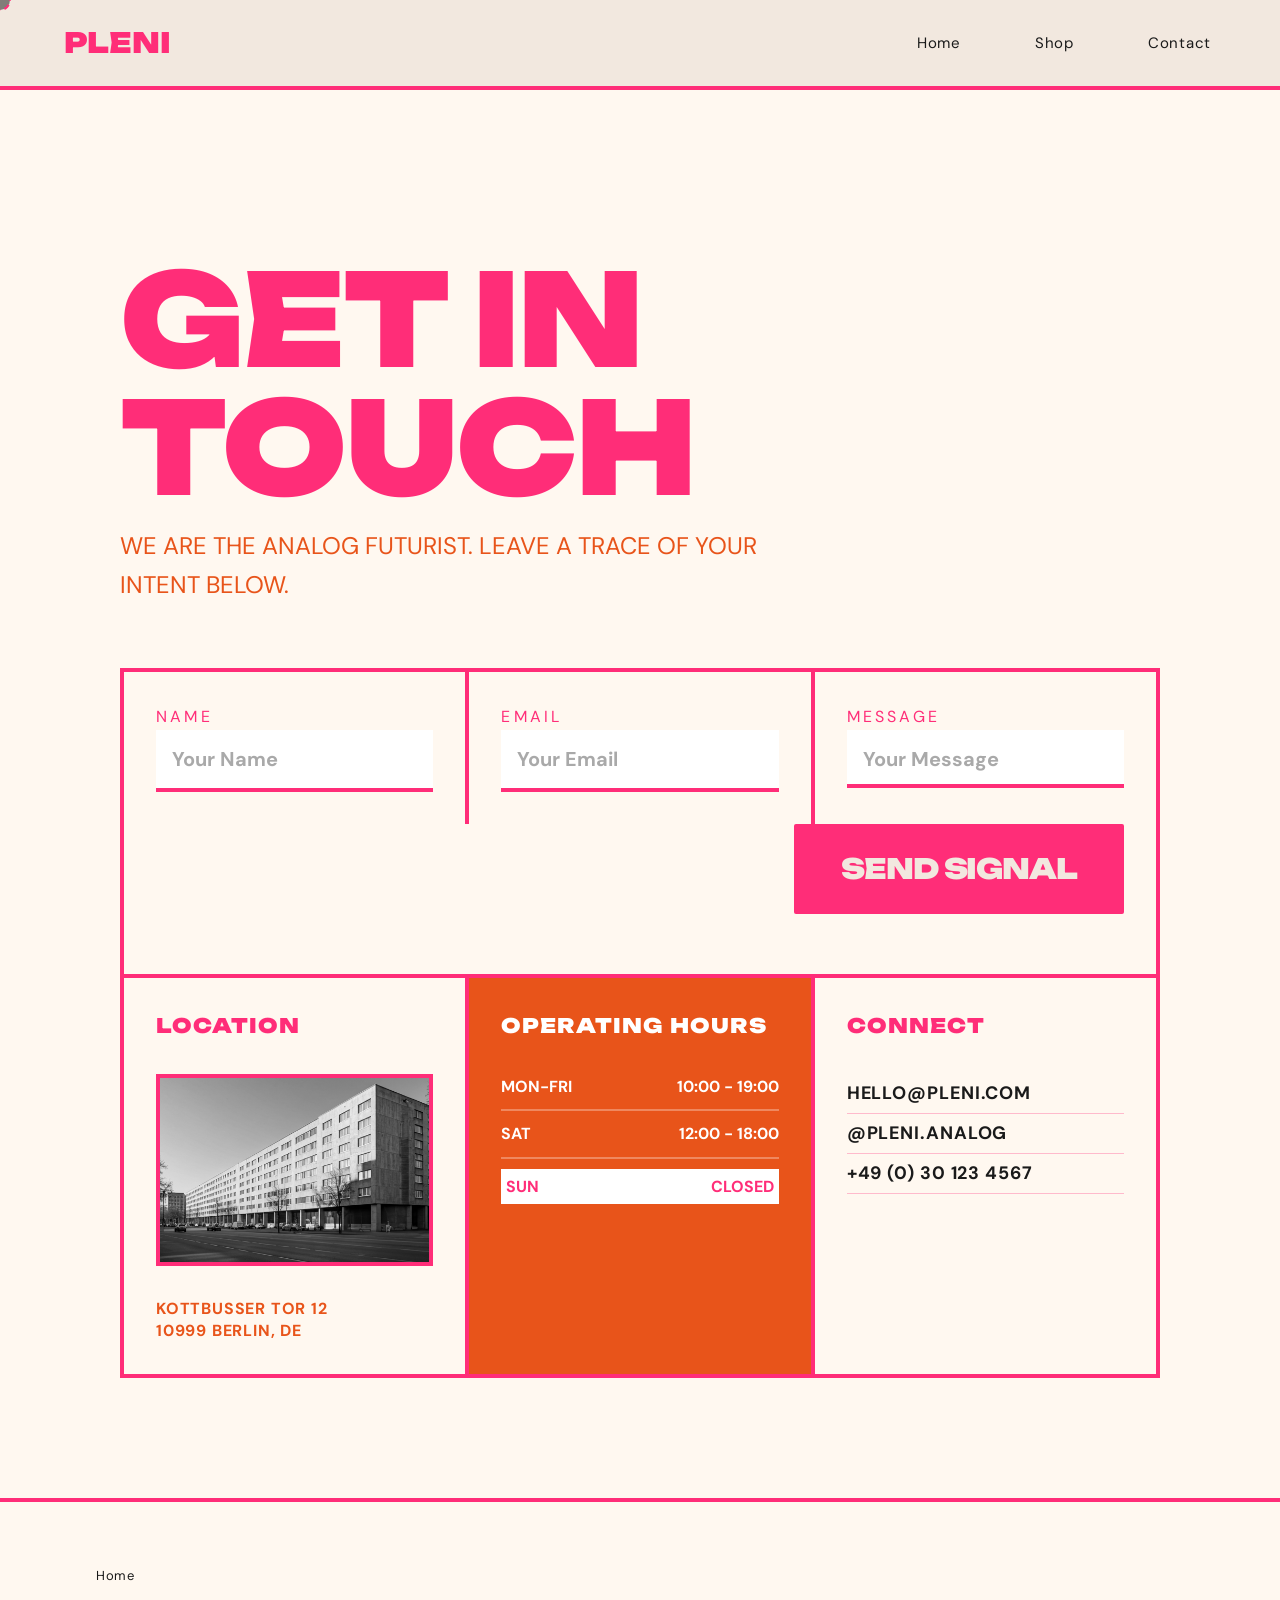
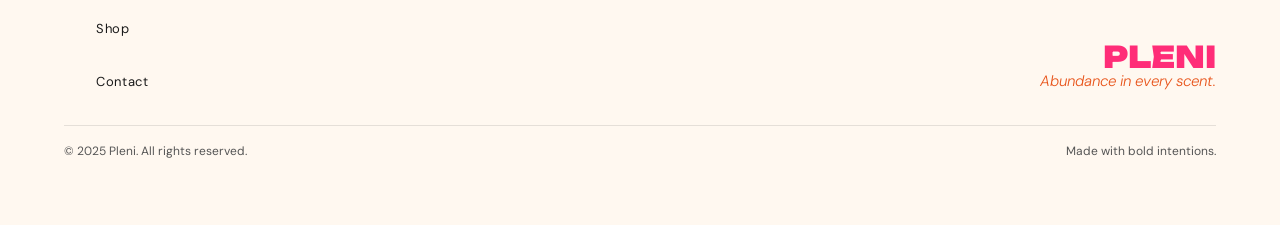
<file: contact.html>
<!DOCTYPE html>
<html lang="en">
<head>
    <meta charset="UTF-8">
    <meta name="viewport" content="width=device-width, initial-scale=1.0">
    <title>Contact Page</title>
    <link rel="stylesheet" href="styles.css">
    <link rel="preconnect" href="https://fonts.googleapis.com">
    <link rel="preconnect" href="https://fonts.gstatic.com" crossorigin>
    <link rel="stylesheet"
        href="https://fonts.googleapis.com/css2?family=Unbounded:wght@400;700;900&family=DM+Sans:wght@300;400;500;800&display=swap"
        media="print"
        onload="this.media='all'">
    <noscript>
        <link rel="stylesheet" href="https://fonts.googleapis.com/css2?family=Unbounded:wght@400;700;900&family=DM+Sans:wght@300;400;500;800&display=swap">
    </noscript>
</head>
<body>
    <nav class="navbar">
        <a href="index.html" class="nav__logo">PLENI</a>

        <ul class="nav__links">
            <li><a href="index.html" class="nav__link">
                    <span class="text-hover">Home</span>
                    <span class="text-original">Home</span>
                </a></li>
            <li><a href="shop.html" class="nav__link">
                    <span class="text-hover">Shop</span>
                    <span class="text-original">Shop</span>
                </a></li>
            <li><a href="contact.html" class="nav__link">
                    <span class="text-hover">Contact</span>
                    <span class="text-original">Contact</span>
                </a></li>
        </ul>
    </nav>

    <div class="cursor"></div>

    <section class="contact-hero-section">
        <div>
            <h1>GET IN <br>TOUCH</h1>
            <p>WE ARE THE ANALOG FUTURIST. LEAVE A TRACE OF YOUR INTENT BELOW.</p>
        </div>
    </section>

    <section class="contact-form-section">
        <form action="index.html">
            <div class="contact-form-input">
                <div>
                    <label for="name">Name</label>                
                    <input type="text" id="name" name="name" placeholder="Your Name" required>
                </div>
                <div>
                    <label for="email">Email</label>
                    <input type="email" id="email" name="email" placeholder="Your Email" required>
                </div>
                <div>
                    <label for="message">Message</label>
                    <textarea id="message" name="message" placeholder="Your Message" required></textarea>
                </div>
            </div>
            <div class="contact-form-button">
                <button type="submit" class="btn btn--primary">SEND SIGNAL</button>
            </div>
        </form>
    </section>
    <section class="contact-info-section">
        <div class="contact-info-container">
            <div class="contact-info-column contact-location">
                <h2>LOCATION</h2>
                <div class="location-image">
                    <img src="/images/contact-pic.png" alt="Pleni Location">
                </div>
                <div class="location-address">
                    <p>KOTTBUSSER TOR 12</p>
                    <p>10999 BERLIN, DE</p>
                </div>
            </div>
            <div class="contact-info-column contact-hours">
                <h2>OPERATING HOURS</h2>
                <div class="hours-content">
                    <div class="hours-row">
                        <span>MON-FRI</span>
                        <span>10:00 - 19:00</span>
                    </div>
                    <div class="hours-row">
                        <span>SAT</span>
                        <span>12:00 - 18:00</span>
                    </div>
                    <div class="hours-row closed">
                        <span>SUN</span>
                        <span>CLOSED</span>
                    </div>
                </div>
            </div>
            <div class="contact-info-column contact-connect">
                <h2>CONNECT</h2>
                <div class="connect-info">
                    <p><strong>HELLO@PLENI.COM</strong></p>
                    <p><strong>@PLENI.ANALOG</strong></p>
                    <p><strong>+49 (0) 30 123 4567</strong></p>
                </div>
            </div>
        </div>
    </section>

    <footer id="footer">
        <div class="footer__inner">
            <div class="footer__links">
                <nav class="footer__nav">
                    <a href="index.html" class="footer__link">Home</a>
                    <a href="shop.html" class="footer__link">Shop</a>
                    <a href="contact.html" class="footer__link">Contact</a>
                </nav>

            </div>
            <div class="footer__logo-block">
                <div class="footer__logo">PLENI</div>
                <p class="footer__tagline">Abundance in every scent.</p>
            </div>
        </div>
        <div class="footer__bottom">
            <p class="footer__copy">© 2025 Pleni. All rights reserved.</p>
            <p class="footer__copy">Made with bold intentions.</p>
        </div>
    </footer>
    <script src="script.js"></script>
</body>
</html>
</file>
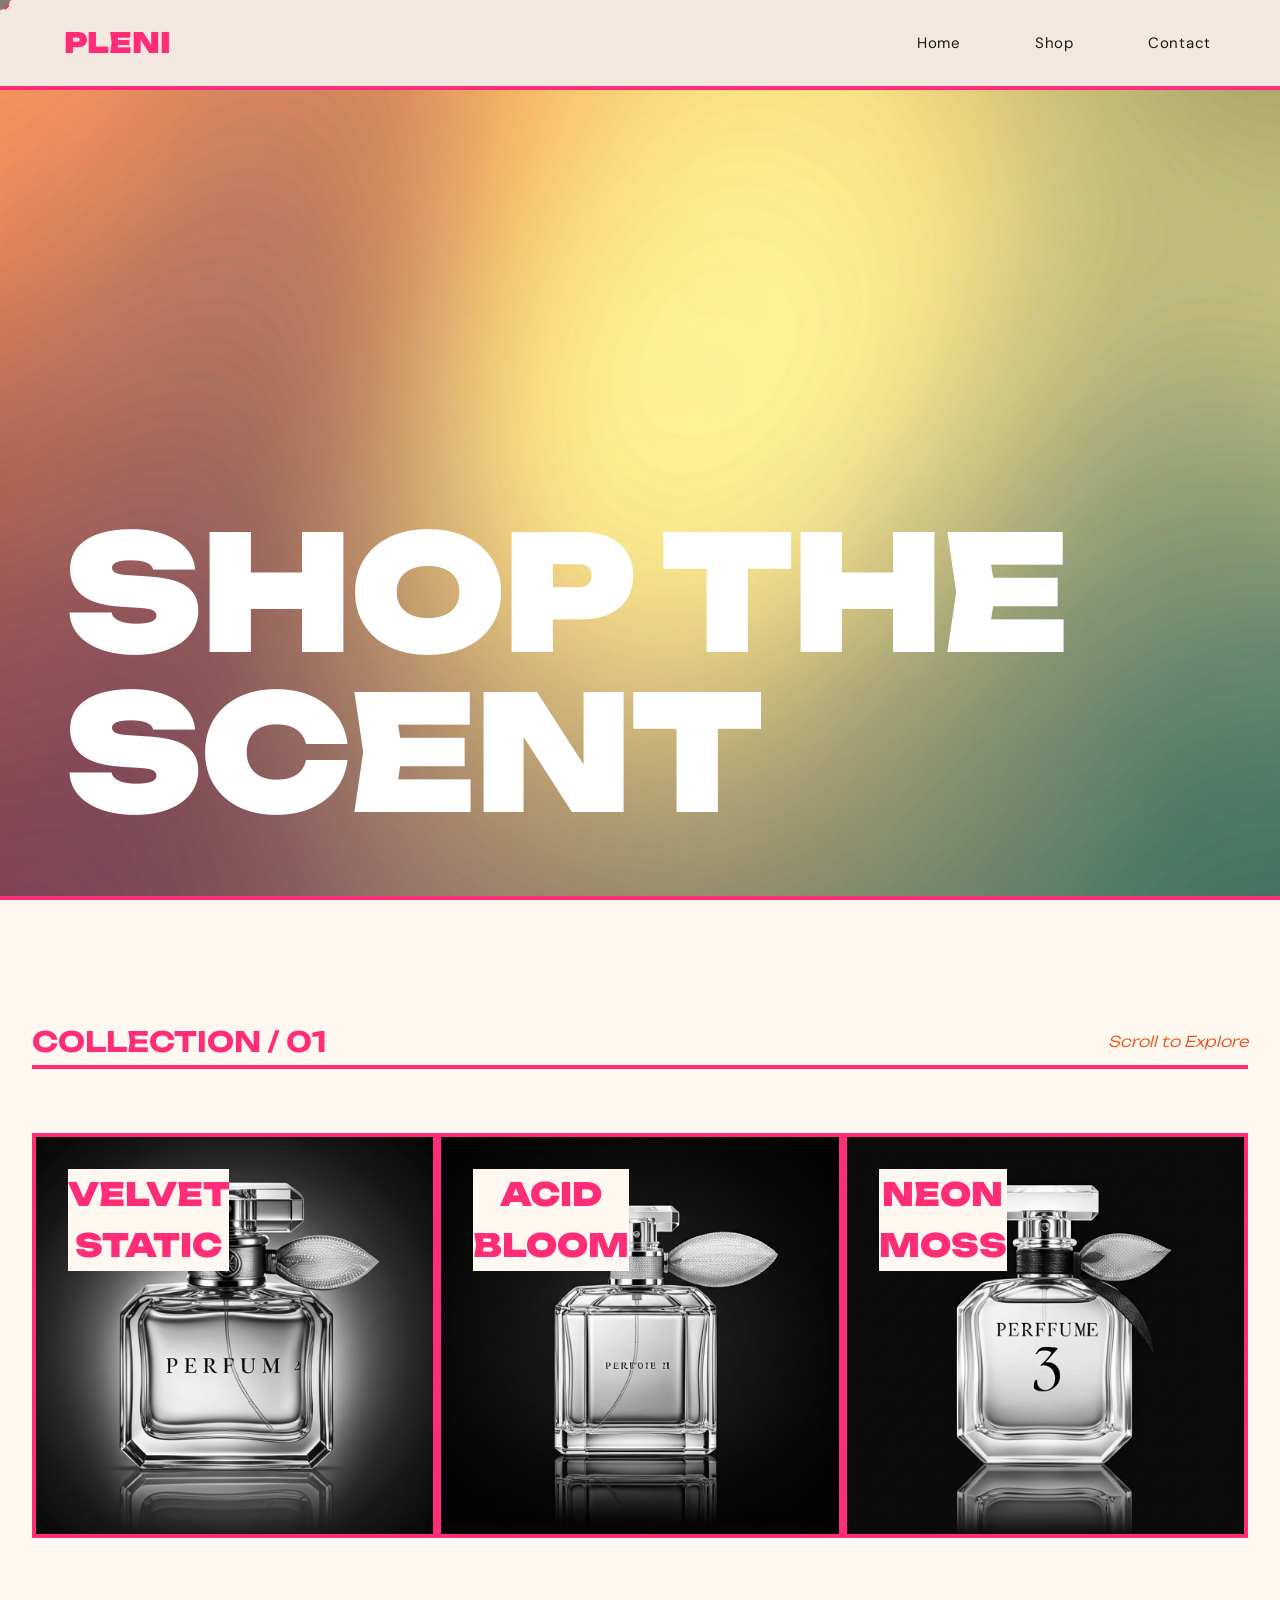
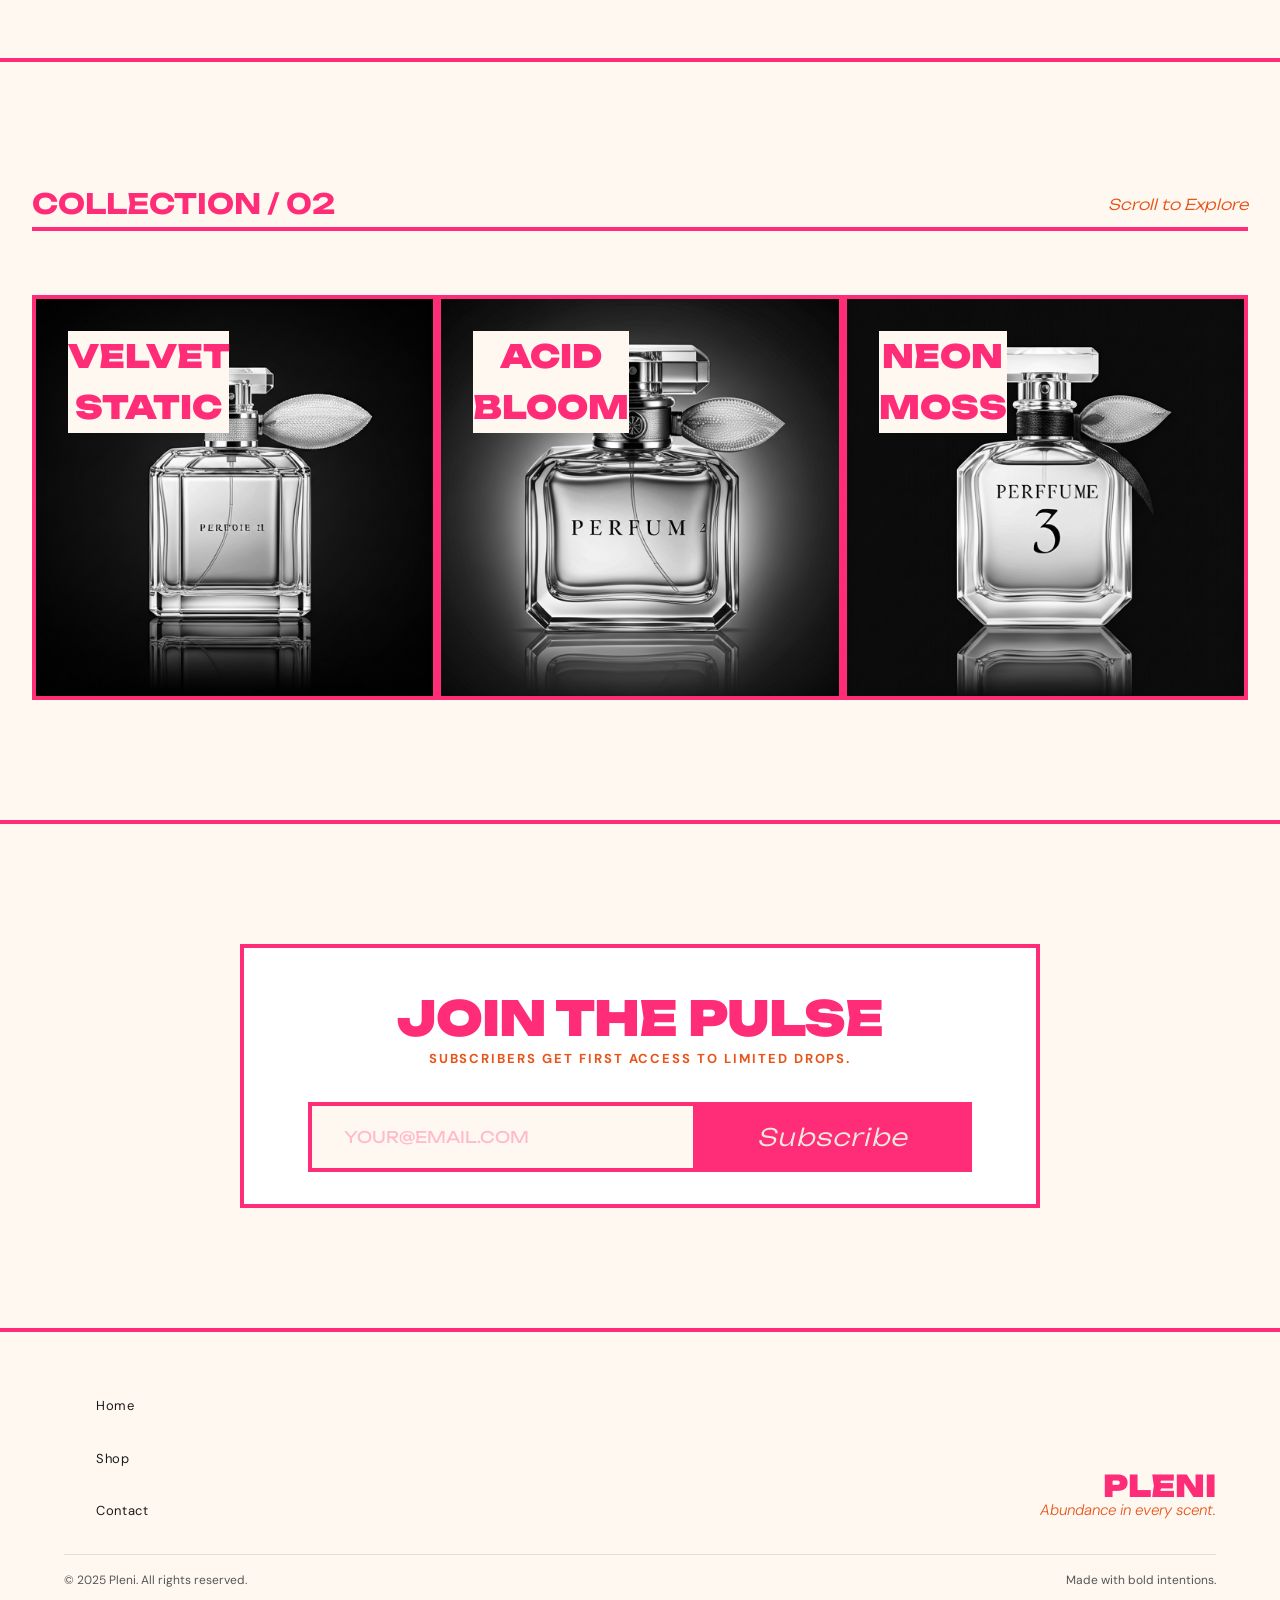
<file: shop.html>
<!DOCTYPE html>
<html lang="en">
<head>
  <meta charset="UTF-8">
  <meta name="viewport" content="width=device-width, initial-scale=1.0">
  <title>Shop Page</title>
  <link rel="stylesheet" href="styles.css">
  <link rel="preconnect" href="https://fonts.googleapis.com">
  <link rel="preconnect" href="https://fonts.gstatic.com" crossorigin>
  <link rel="stylesheet"
        href="https://fonts.googleapis.com/css2?family=Unbounded:wght@400;700;900&family=DM+Sans:wght@300;400;500;800&display=swap"
        media="print"
        onload="this.media='all'">
  <noscript>
      <link rel="stylesheet" href="https://fonts.googleapis.com/css2?family=Unbounded:wght@400;700;900&family=DM+Sans:wght@300;400;500;800&display=swap">
  </noscript>
</head>
<body>
  <nav class="navbar">
      <a href="index.html" class="nav__logo">PLENI</a>

      <ul class="nav__links">
          <li><a href="index.html" class="nav__link">
                  <span class="text-hover">Home</span>
                  <span class="text-original">Home</span>
              </a></li>
          <li><a href="shop.html" class="nav__link">
                  <span class="text-hover">Shop</span>
                  <span class="text-original">Shop</span>
              </a></li>
          <li><a href="contact.html" class="nav__link">
                  <span class="text-hover">Contact</span>
                  <span class="text-original">Contact</span>
              </a></li>
      </ul>
  </nav>

  <div class="cursor"></div>

    <section class="shop-hero" id="shop-hero">
        <h2 class="shop-hero-text">SHOP THE <br> SCENT</h2>
    </section>

    <section class="shop-collection-container">
        <div class="collection-header">
            <h1>COLLECTION / 01</h1>
            <p>Scroll to Explore</p>
        </div>
        <div class="collection-content">
            <div class="collection-item">
                <h1 class="img-header">
                    VELVET STATIC
                </h1>
                <img src="images/collection2.png" alt="Collection Item 1" class="collection-img">
                <div class="item-action-bar">
                    <span class="item-price">$145</span>
                    <button class="btn btn--primary add-to-cart-btn">ADD TO CART</button>
                </div>                
            </div>
            <div class="collection-item">
                <h1 class="img-header">
                    ACID BLOOM
                </h1>
                <img src="images/shop-perfume-2.png" alt="Collection Item 2" class="collection-img">
                <div class="item-action-bar">
                    <span class="item-price">$145</span>
                    <button class="btn btn--primary add-to-cart-btn">ADD TO CART</button>
                </div>
            </div>
            <div class="collection-item">
                <h1 class="img-header">
                    NEON MOSS
                </h1>
                <img src="images/shop-perfume-3.png" alt="Collection Item 3" class="collection-img">
                <div class="item-action-bar">
                    <span class="item-price">$145</span>
                    <button class="btn btn--primary add-to-cart-btn">ADD TO CART</button>
                </div>
            </div>
        </div>
    </section>

    <section class="shop-collection-container">
        <div class="collection-header">
            <h1>COLLECTION / 02</h1>
            <p>Scroll to Explore</p>
        </div>
        <div class="collection-content">
            <div class="collection-item">
                <h1 class="img-header">
                    VELVET STATIC
                </h1>
                <img src="images/shop-perfume-2.png" alt="Collection Item 1" class="collection-img">
                <div class="item-action-bar">
                    <span class="item-price">$145</span>
                    <button class="btn btn--primary add-to-cart-btn">ADD TO CART</button>
                </div>                
            </div>
            <div class="collection-item">
                <h1 class="img-header">
                    ACID BLOOM
                </h1>
                <img src="images/collection2.png" alt="Collection Item 2" class="collection-img">
                <div class="item-action-bar">
                    <span class="item-price">$145</span>
                    <button class="btn btn--primary add-to-cart-btn">ADD TO CART</button>
                </div>
            </div>
            <div class="collection-item">
                <h1 class="img-header">
                    NEON MOSS
                </h1>
                <img src="images/shop-perfume-3.png" alt="Collection Item 3" class="collection-img">
                <div class="item-action-bar">
                    <span class="item-price">$145</span>
                    <button class="btn btn--primary add-to-cart-btn">ADD TO CART</button>
                </div>
            </div>
        </div>
    </section>

   <section class="shop-subscribe-section">
        <div class="shop-subscribe-inner">
            <h3 class="shop-subscribe-title">Join The Pulse</h3>
            <p class="shop-subscribe-subtitle">Subscribers get first access to limited drops.</p>
            <form class="shop-subscribe-form">
                <input class="shop-subscribe-input" type="email" placeholder="YOUR@EMAIL.COM" required>
                <button type="submit" class="btn btn--primary">Subscribe</button>
            </form>
        </div>
    </section>

    <footer id="footer">
        <div class="footer__inner">
            <div class="footer__links">
                <nav class="footer__nav">
                    <a href="index.html" class="footer__link">Home</a>
                    <a href="shop.html" class="footer__link">Shop</a>
                    <a href="contact.html" class="footer__link">Contact</a>
                </nav>

            </div>
            <div class="footer__logo-block">
                <div class="footer__logo">PLENI</div>
                <p class="footer__tagline">Abundance in every scent.</p>
            </div>
        </div>
        <div class="footer__bottom">
            <p class="footer__copy">© 2025 Pleni. All rights reserved.</p>
            <p class="footer__copy">Made with bold intentions.</p>
        </div>
    </footer>
    
    <script src="script.js"></script>
</body>
</html>
</file>
<file: styles.css>
/* variables */

:root {
  --primary-color: #FF2D78;
  /* buttons, highlights, accents */
  --secondary-color: #E8541A;
  /* eyebrow labels, hover states */
  --page-background: #FFF8F0;
  /* main site background */
  --page-background-alt: #F2E8DF;
  --white: #FFFFFF;
  --black: #000000;
  --body-text: #1A1A1A;
  /* all main text */
  --muted-text: #555555;
  /* subtitles, captions, placeholders */
  --heading-font: 'Unbounded', sans-serif;
  /* all headings and titles */
  --body-font: 'DM Sans', sans-serif;
  /* body text, labels, buttons */
  --spacing-sm: 16px;
  /* small gaps */
  --spacing-md: 32px;
  /* medium gaps */
  --spacing-lg: 64px;
  /* section padding */
  --spacing-xl: 120px;
  /* large section padding */
  --border: 4px solid var(--primary-color);
  /* consistent border style */
}

/* Reset and base styles */

*,
*::before,
*::after {
  margin: 0;
  padding: 0;
  box-sizing: border-box;
}

* , *:hover, button, a, input, label {
  cursor: none !important;
}

html,
body {
  overflow-x: hidden;
  max-width: 100%;
  -ms-overflow-style: none;
  scrollbar-width: none;
}

html {
  font-size: 16px;
  background-color: var(--page-background);
  color: var(--body-text);
  font-family: var(--body-font);
  line-height: 1.6;
  user-select: none;
  scroll-behavior: smooth;
}

body::-webkit-scrollbar {
  display: none;
}


/* Global styles */

.cursor {
  width: 20px;
  height: 20px;
  border-radius: 50%;
  border: none;
  background: #1A1A1A85;
  position: fixed;
  pointer-events: none; 
  z-index: 9999;
  transform: translate(-50%, -50%);
  animation: spin 4s linear infinite;
  transition: width 0.2s ease, height 0.2s ease;
}

@keyframes spin {
  from { transform: translate(-50%, -50%) rotate(0deg); }
  to { transform: translate(-50%, -50%) rotate(360deg); }
}

.cursor::before {
  content: '';
  position: absolute;
  top: 50%;
  left: 50%;
  width: 22px;
  height: 22px;
  border-radius: 50%;
  border: 2px dashed var(--primary-color);
  background: transparent;
  transform: translate(-50%, -50%);
  transition: width 0.2s ease, height 0.2s ease;
}

.cursor.hovering {
  width: 12px;
  height: 12px;
}

.cursor.hovering::before {
  width: 40px;
  height: 40px;
}

.btn {
  font-family: var(--body-font);
  font-size: 14px;
  font-weight: 700;
  letter-spacing: 0.05em;
  border: none;
  cursor: pointer;
  transition: opacity 0.3s ease;
  border-radius: 2px;
  text-decoration: none;
  box-sizing: border-box;
  padding: 16px 36px;
  text-align: center;
}

.btn--primary {
  background-color: var(--primary-color);
  color: var(--page-background-alt);
}

.btn--ghost {
  background-color: transparent;
  color: var(--body-text);
  border: 2px solid var(--body-text);
}

.btn--primary:hover {
  color: var(--primary-color);
  background-color: var(--body-text);
}

.btn--ghost:hover {
  color: var(--secondary-color);
  border-color: var(--secondary-color);
}

/* Navbar styles */

.navbar {
  display: flex;
  align-items: center;
  justify-content: space-between;
  padding: var(--spacing-sm) var(--spacing-lg);
  position: fixed;
  top: 0;
  left: 0;
  width: 100%;
  background-color: var(--page-background);
  border-bottom: var(--border);
  z-index: 100;
  background-color: var(--page-background-alt);
}

.nav__links {
  display: flex;
  list-style: none;
  gap: var(--spacing-lg);
}

.nav__links li {
  display: flex;
}

.nav__link {
  font-family: var(--body-font);
  font-size: 15px;
  color: var(--body-text);
  text-decoration: none;
  letter-spacing: 0.05em;
  position: relative;
  overflow: hidden;
  display: inline-block;
  padding: 15px 5px 0 5px;
  margin-bottom: 15px;
}

.nav__link .text-original {
  display: block;
  transition: transform 0.3s ease;
}

.nav__link .text-hover {
  display: block;
  position: absolute;
  top: 5;
  left: 5px;
  transform: translateY(-200%);
  transition: transform 0.3s ease;
  font-weight: 800;
  color: var(--primary-color);
}

.nav__link:hover .text-original {
  transform: translateY(300%);
}

.nav__link:hover .text-hover {
  transform: translateY(0);
}

@keyframes shrinkLogo {
  from {
    font-size: 300px;
  }

  to {
    font-size: 28px;
  }
}

.nav__logo-home {
  font-family: var(--heading-font);
  font-weight: 900;
  color: var(--primary-color);
  text-decoration: none;
  line-height: 1;
  animation: shrinkLogo linear;
  animation-timeline: scroll();
  animation-range: 0px 272px;
  font-size: 28px;
}

.nav__logo {
  font-family: var(--heading-font);
  font-weight: 900;
  color: var(--primary-color);
  text-decoration: none;
  line-height: 1;
  font-size: 28px;
}

/* ======================================
    Home Page
======================================*/

/* hero section */

.hero-section {
  margin-top: 334px;
  height: 100vh;
  width: 100%;
  padding: 0 var(--spacing-lg);
  display: flex;
  align-items: flex-end;
  justify-content: space-between;
  scroll-margin-top: 400px;
  border-bottom: var(--border);
  position: relative;
}

.hero-section::before {
  content: '';
  position: absolute;
  top: 0;
  left: 0;
  right: 0;
  bottom: 0;
  background-image: url(/images/home-hero.jpeg);
  background-size: cover;
  background-position: center;
  filter: grayscale(40%);
  z-index: -1;
}

.hero-bg {
  position: absolute; 
  inset: 0; 
  display: flex;
  z-index: 0;
}

.hero-bg-left {
  flex: 65%;
  background-color: var(--body-text);
  border-right: var(--border);
  border-right-width: 2px;
}

.hero-bg-right {
  flex: 35%;
  overflow: hidden;
}

.hero-bg-right img {
  width: 100%;
  height: 100%;
  object-fit: cover;
}

/* hero primary content */

.hero__text {
  display: flex;
  flex-direction: column;
  justify-content: center;
  align-self: center;
  gap: var(--spacing-sm);
  padding: var(--spacing-md);
  margin-bottom: -200px;
  z-index: 1;
}

.hero__title {
  font-family: var(--heading-font);
  font-weight: 400;
  font-size: 100px;
  color: var(--page-background-alt);
  line-height: 110%;
  margin-bottom: -10px;
  letter-spacing: -0.02em;
  opacity: 0;
  transform: translateY(30px);
  will-change: opacity, transform;
}

.hero-title-span {
  font-weight: 900;
}

#hero-dot {
  color: var(--secondary-color);
  margin-left: -20px;
}

.hero__subtitle {
  font-family: var(--body-font);
  font-size: 16px;
  color: var(--primary-color);
  margin-bottom: 20px;
  line-height: 1;
  max-width: 450px;
}

.hero-button {
  margin-bottom: 100px;
  margin-left: -200px;
  z-index: 1;
}

.hero-button .btn--primary {
  padding: 20px var(--spacing-lg);
  font-size: 24px;
  font-family: var(--heading-font);
  font-weight: 300;
  font-style: italic;
}

/* about section */

.about-section {
  display: flex;
  align-items: center;
  justify-content: space-between;
  border-bottom: var(--border);
  scroll-margin-top: 110px;
  padding: 100px 0;
  width: 100%;
  background-image: url(/images/about.webp);
  background-size: cover;
  background-position: center;
}

.about__visual {
  display: flex;
  align-items: stretch;
}

.about-side {
  display: flex;
  flex-direction: column;
  align-items: center;
  justify-content: center;
  padding: var(--spacing-md);
  border-top: var(--border);
  border-bottom: var(--border);
  border-right: var(--border);
  background-color: var(--page-background);
}

.about-side__title {
  font-family: var(--heading-font);
  font-size: 64px;
  font-weight: 700;
  color: var(--primary-color);
  writing-mode: vertical-rl;
}



.about__content {
  display: flex;
  flex-direction: column;
  justify-content: center;
  gap: var(--spacing-md);
  height: 570px;
  width: 700px;
  border-top: var(--border);
  border-bottom: var(--border);
  border-left: var(--border);
  padding-left: var(--spacing-lg);
  background-color: var(--page-background);
}

.section__eyebrow {
  font-family: var(--body-font);
  font-size: 13px;
  color: var(--secondary-color);
  text-transform: uppercase;
  letter-spacing: 0.15em;
}

.about__title {
  font-family: var(--heading-font);
  font-size: 42px;
  font-weight: 700;
  color: var(--primary-color);
  line-height: 1.1;
  max-width: 500px;
}

.about__body {
  font-family: var(--body-font);
  font-size: 16px;
  color: var(--muted-text);
  line-height: 1.7;
  max-width: 480px;
}

.about__content :nth-child(3) {
  margin-bottom: -20px;
}

.about__body+.about__body {
  padding-top: var(--spacing-sm);
  border-top: 1px solid rgba(0, 0, 0, 0.06);
}

/* home shop */

.home-shop-section {
  height: fit-content;
  margin: var(--spacing-xl) var(--spacing-md);
}

.shop-home-head_container {
  margin-bottom: var(--spacing-lg);
}

.shop-home_header {
  display: flex;
  justify-content: space-between;
  align-items: baseline;
  padding: 0 var(--spacing-md);
  text-align: center;
}

.home-shop_sperator {
  border: none;
  height: 5px;
  border-style: solid;
  border-radius: 5px;
  padding: 0 var(--spacing-md);
  color: var(--primary-color);
  width: 100%;
}

.collection-header {
  font-family: var(--heading-font);
  font-size: var(--spacing-lg);
  font-weight: 900;
  color: var(--primary-color);
}

.collection-volume {
  font-family: var(--body-font);
  font-size: var(--spacing-md);
  font-weight: 700;
  color: var(--secondary-color);
}

/*shop-home grid*/
.collection-grid {
  display: grid;
  grid-template-columns: 3fr 2fr;
  grid-template-rows: 1fr 1fr;
  gap: var(--spacing-md);
  height: auto;
}

/*left grid*/
.left-grid {
  border: 6px solid var(--primary-color);
  padding: var(--spacing-md) var(--spacing-lg);
  grid-row: span 2;
}

.best-seller {
  color: var(--page-background);
  background-color: var(--secondary-color);
  width: 20%;
  text-align: center;
}

.left-grid_title {
  font-family: var(--heading-font);
  font-size: var(--spacing-lg);
  font-weight: 900;
  color: var(--primary-color);
}

.left-grid_image {
  width: 100%;
  height: 100%;
  filter: grayscale(100%);
  display: block;
}

.img-wrapper {
  overflow: hidden;
  border: var(--border);
}

.left-grid_description {
  display: flex;
  flex-direction: row;
  justify-content: space-between;
  margin-top: var(--spacing-md);
}

.left-grid_desc_title {
  color: var(--primary-color);
  font-family: var(--heading-font);
  font-size: var(--spacing-sm);
  font-weight: 400;
  width: 70%;
}

.left-grid_price {
  font-family: var(--heading-font);
  font-size: var(--spacing-md);
  font-weight: 700;
  color: var(--primary-color);
}

.left-grid:hover {
  background-color: var(--primary-color);

  .left-grid_image {
    filter: grayscale(0%);
  }

  .left-grid_title,
  .left-grid_desc_title,
  .left-grid_price {
    color: var(--white)
  }
}

/* Right grid specific layout */
.right-grid {
  border: var(--border);
  padding: var(--spacing-sm) var(--spacing-md);
  display: flex;
  flex-direction: row;
  align-items: stretch;
  gap: var(--spacing-md);
}

.right-grid .img-wrapper {
  flex: 0 0 35%;
  overflow: hidden;
  border: var(--border);
  display: flex;
  min-height: 0;
}

.right-grid_image {
  width: 100%;
  height: 100%;
  object-fit: cover;
  filter: grayscale(100%);
  display: block;
}

.right-grid_desc {
  display: flex;
  flex-direction: column;
  justify-content: center;
  flex: 1;
}

.right-grid_title {
  font-family: var(--heading-font);
  font-size: 24px;
  font-weight: 700;
  color: var(--primary-color);
  line-height: 1.1;
  margin-bottom: 8px;
}

.right-grid_body {
  color: var(--primary-color);
  font-family: var(--body-font);
  font-size: 14px;
  line-height: 1.4;
  margin-bottom: 12px;
}

.right-grid_price {
  font-family: var(--heading-font);
  font-size: 24px;
  font-weight: 900;
  color: var(--primary-color);
}

.right-grid:hover {
  background-color: var(--primary-color);

  .right-grid_image {
    filter: grayscale(0%);
  }

  .right-grid_title,
  .right-grid_body,
  .right-grid_price {
    color: var(--white);
  }
}

.right-grid_top:hover {
  background-color: var(--secondary-color);

  .right-grid_image {
    filter: grayscale(0%);
  }

  .right-grid_title,
  .right-grid_body,
  .right-grid_price {
    color: var(--white);
  }
}

.card-link {
  text-decoration: none;
  color: inherit; 
  display: contents;
}

/* ═══════════════════════════════════════
   SUBSCRIBE
═══════════════════════════════════════ */

.subscribe-section{
  border-top: var(--border);
  padding: var(--spacing-xl) var(--spacing-lg);
  background-color: var(--page-background-alt);
}
.subscribe-section h1{
  font-family: var(--heading-font);
  font-size: var(--spacing-xl);
  font-weight: 900;
  color: var(--primary-color);
  text-transform: uppercase;
  letter-spacing: -0.02em;
  line-height: 1em;
  
  align-items: center;
  text-align: center;
}
.subscribe-section p{
font-family: var(--body-font);
  font-size: 2rem;
  color: var(--secondary-color);
  text-transform: uppercase;
  font-style: italic;
  align-items: center;
  text-align: center;
  margin: var(--spacing-lg) 0;
}

.subscribe-input {
  flex: 1;
  background-color: var(--page-background);
  border: var(--border);
  border-right: none;
  padding: 20px var(--spacing-md);
  font-family: var(--heading-font);
  font-size: 16px;
  color: var(--primary-color);
  outline: none;
}

.subscribe-input::placeholder {
  color: var(--primary-color);
  opacity: 0.3;
}

.subscribe-form {
  display: flex;
  width: 80%;
  align-items: center;
  margin: auto;
  margin-bottom: var(--spacing-lg);
}

.subscribe-form .btn--primary {
  padding: 20px var(--spacing-lg);
  font-size: 24px;
  font-family: var(--heading-font);
  font-weight: 300;
  font-style: italic;
  transition: background-color 0.3s;
  transition-delay: 1ms;
  margin-left: -5px;
}

/* footer */

footer {
  border-top: var(--border);
  padding: var(--spacing-lg);
}

.footer__inner {
  display: flex;
  justify-content: space-between;
  align-items: flex-end;
}

.footer__logo-block {
  text-align: right;
}

.footer__logo {
  font-family: var(--heading-font);
  font-size: 30px;
  font-weight: 900;
  color: var(--primary-color);
  line-height: 0.8;
}

.footer__tagline {
  font-family: var(--body-font);
  font-size: 15px;
  color: var(--secondary-color);
  font-style: italic;
  font-weight: 300;
}

.footer__links {
  display: flex;
  gap: var(--spacing-xl);
  align-items: flex-start;
}

.footer__nav {
  display: flex;
  flex-direction: column;
  gap: var(--spacing-md);
  margin-left: var(--spacing-md);
}

.footer__link {
  font-family: var(--body-font);
  font-size: 13px;
  color: var(--body-text);
  text-decoration: none;
  letter-spacing: 0.05em;
  transition: color 0.3s ease;
}

.footer__link:hover {
  color: var(--secondary-color);
}

.footer__bottom {
  display: flex;
  justify-content: space-between;
  margin-top: var(--spacing-md);
  padding-top: var(--spacing-sm);
  border-top: 1px solid rgba(0, 0, 0, 0.1);
}

.footer__copy {
  font-family: var(--body-font);
  font-size: 12px;
  color: var(--muted-text);
}

/* ======================================
    Shop Page
======================================*/

/* shop hero section */

.shop-hero {
  height: 100vh;
  width: 100%;
  background-image: url('images/shop-hero.png');
  background-size: cover;
  background-position: center;
  display: flex;
  align-items: flex-end;
  justify-content: left;
  border-bottom: var(--border);
}


.shop-hero-text {
  font-family: var(--heading-font);
  font-size: 160px;
  font-weight: 900;
  color: var(--white);
  text-transform: uppercase;
  letter-spacing: -0.02em;
  line-height: 1em;
  margin: var(--spacing-lg);
}

/* shop collection section */

.shop-collection-container {
  padding: var(--spacing-xl) var(--spacing-md);
  border-bottom: var(--border);
}

.collection-content{
  display: grid;
  grid-template-columns: repeat(3, 1fr);
 
}

.shop-collection-container .collection-header {
  display: flex;
  justify-content: space-between;
  align-items: center;
  border-bottom: var(--border);
  margin-bottom: var(--spacing-lg);
}

.shop-collection-container .collection-header  h1{
  font-size: 28px;
}

.shop-collection-container .collection-header  p{
  font-size: 15px;
  font-weight: 300;
  color: var(--secondary-color);
  font-style: italic;
}

.collection-item {
  position: relative;
  overflow: hidden; 
  border: var(--border);
}

.collection-img{ 
  object-fit: cover;
  display: block; 
  filter: grayscale(100%);
  width: 100%;
  height: 100%;
}

.collection-item:hover .collection-img {
  filter: grayscale(0%);
}

.img-header{
  position: absolute;
  transform: none; 
  top: var(--spacing-md); 
  left: var(--spacing-md); 
  background-color: var(--page-background);
  font-family: var(--heading-font);
  font-size: 2rem; 
  width: min-content;
  font-weight: 900;
  color: var(--primary-color);
  margin: 0;
  z-index: 10;
  text-align: center;
}


.item-action-bar {
    position: absolute;
    bottom: 0;
    left: 0;
    width: 100%;
    height: 90px;
    background-color: var(--page-background);
    border: var(--border); 
    border-left: 0;
    color: var(--secondary-color);
    display: flex;
    justify-content: space-between;
    align-items: center;
    transform: translateY(100%);
    transition: transform 0.2s ease-in-out;
}

/* The hover trigger */
.collection-item:hover .item-action-bar {
    /* Slide it back up to its natural resting place at the bottom */
    transform: translateY(0px);
}

/* Typography for the price */
.item-price {
    font-family: var(--heading-font);
    padding: var(--spacing-sm);
    font-size: 24px;
    font-weight: 900;
    color: var(--secondary-color);
}

/* Tweak your existing button to fit better inside the bar */
.add-to-cart-btn {
    height: 100%;
    border-radius: 0;;
}

/* ═══════════════════════════════════════
   shop - SUBSCRIBE
═══════════════════════════════════════ */

.shop-subscribe-section {
  background-color: var(--page-background);
  padding: var(--spacing-xl) var(--spacing-lg);
 
}

.shop-subscribe-inner {
  max-width: 800px;
  margin: 0 auto;
  border: var(--border);
  padding: var(--spacing-md) var(--spacing-lg);
  background-color: var(--white);
  text-align: center;
  display: flex;
  flex-direction: column;
  gap: var(--spacing-md);
}

.shop-subscribe-title {
  font-family: var(--heading-font);
  font-size: 48px;
  font-weight: 900;
  color: var(--primary-color);
  text-transform: uppercase;
  letter-spacing: -0.02em;
  margin-bottom: -40px;
}

.shop-subscribe-subtitle {
  font-family: var(--body-font);
  font-size: 13px;
  color: var(--secondary-color);
  text-transform: uppercase;
  letter-spacing: 0.15em;
  font-weight: 700;
}

.shop-subscribe-form {
  display: flex;
}

.shop-subscribe-input {
  flex: 1;
  background-color: var(--page-background);
  border: var(--border);
  border-right: none;
  padding: 20px var(--spacing-md);
  font-family: var(--heading-font);
  font-size: 16px;
  color: var(--primary-color);
  outline: none;
}

.shop-subscribe-input::placeholder {
  color: var(--primary-color);
  opacity: 0.3;
}

.shop-subscribe-form .btn--primary {
  border-radius: 0;
  padding: 20px var(--spacing-lg);
  font-size: 24px;
  font-family: var(--heading-font);
  font-weight: 300;
  font-style: italic;
}


/* ======================================
    Contact Page 
======================================*/


/* contact section */

.contact-hero-section {
  height: 60vh;
  display: flex;
  flex-direction: column;
  justify-content: flex-end;
  margin: var(--spacing-lg) var(--spacing-xl);
}

.contact-hero-section h1 {
  font-family: var(--heading-font);
  font-size: 128px;
  font-weight: 900;
  color: var(--primary-color);
  text-transform: uppercase;
  letter-spacing: -0.02em;
  line-height: 1em;
}

.contact-hero-section p {
  font-family: var(--body-font);
  font-size: 24px;
  color: var(--secondary-color);
  text-transform: uppercase;
  margin-top: var(--spacing-sm);
}

.contact-hero-section div {
  max-width: 700px;
}

.contact-form-section {
  margin: 0 var(--spacing-xl);
}

.contact-form-section label {
  font-family: var(--body-font);
  color: var(--primary-color);
  letter-spacing: 0.2em;
  text-transform: uppercase;
}

.contact-form-section form {
  width: 100%;
  border: var(--border);
}

.contact-form-input {
  display: flex;
  gap: 4px;
  width: 100%;
  background-color: var(--primary-color);
}

.contact-form-input div {
  display: flex;
  flex-direction: column;
  flex: 1;
  background-color: var(--page-background);
  padding: var(--spacing-md);
}

.contact-form-input div input,
.contact-form-input div textarea {
  width: 100%;
  background-color: var(--white);
  border: none;
  border-bottom: 4px solid var(--primary-color);
  padding: var(--spacing-sm);
  font-family: var(--body-font);
  font-size: 20px;
  font-weight: 700;
  outline: none;
  color: var(--body-text);
  resize: none;
  height: 62px;
}

.contact-form-input div input::placeholder,
.contact-form-input div textarea::placeholder {
  color: var(--muted-text);
  opacity: 0.5;
}

.contact-form-input div input:focus,
.contact-form-input div textarea:focus {
  outline: none;
  box-shadow: none;
}

.contact-form-button {
  position: relative;
  width: 100%;
  height: 150px;
}

.contact-form-button .btn {
  position: absolute;
  right: var(--spacing-md);
  width: 330px;
  height: 90px;
  font-size: 28px;
  font-weight: 900;
  font-family: var(--heading-font);
  letter-spacing: -0.04em;
}

/* Contact Info Section */

.contact-info-section {
  margin: 0 var(--spacing-xl);
  padding-bottom: var(--spacing-xl);
}

.contact-info-container {
  display: flex;
  width: 100%;
  border: var(--border);
  border-top: 0px;
  min-height: 400px;
}

.contact-info-column {
  display: flex;
  flex-direction: column;
  flex: 1;
  padding: var(--spacing-md);
  border-right: var(--border);
  background-color: var(--page-background);
}

.contact-info-column:last-child {
  border-right: none;
}

.contact-info-column h2 {
  font-family: var(--heading-font);
  font-size: 20px;
  font-weight: 900;
  color: var(--primary-color);
  text-transform: uppercase;
  letter-spacing: 0.05em;
  margin-bottom: var(--spacing-md);
}

.contact-location .location-image {
  border: var(--border);
  overflow: hidden;
  margin-bottom: var(--spacing-md);
  flex: 1;
  
}

.location-image img {
  width: 100%;
  height: 184px;
  object-fit: cover;
  display: block;
  filter: grayscale(100%);
  transition: filter 0.2s ease;
}

.contact-location .location-image:hover img {
  filter: grayscale(0%);
}

.location-address {
  font-family: var(--body-font);
  font-size: 16px;
  font-weight: 700;
  color: var(--secondary-color);
  text-transform: uppercase;
  letter-spacing: 0.05em;
}

.location-address p {
  margin: 0;
  line-height: 1.4;
}

.contact-hours {
  background-color: var(--secondary-color);
}

.contact-hours h2 {
  color: var(--white);
}

.hours-content {
  display: flex;
  flex-direction: column;
  gap: 10px;
  flex: 1;
}

.hours-row {
  display: flex;
  justify-content: space-between;
  align-items: center;
  border-bottom: 2px solid rgba(255, 255, 255, 0.3);
  padding-bottom: 10px;
  font-family: var(--body-font);
  font-weight: 700;
  color: var(--white);
  text-transform: uppercase;
  font-size: 16px;
}

.hours-row:last-child {
  border-bottom: none;
}

.hours-row.closed {
  background-color: var(--white);
  color: var(--primary-color);
  padding: 5px;
}

.contact-connect {
  background-color: var(--page-background);
}

.connect-info {
  display: flex;
  flex-direction: column;
  flex: 1;
  justify-content: flex-start;
}

.connect-info p {
  font-family: var(--body-font);
  font-size: 18px;
  font-weight: 700;
  color: var(--body-text);
  text-transform: uppercase;
  letter-spacing: 0.05em;
  padding: 7px 0;
  line-height: 1.4;
  border-bottom: 1px solid rgba(255, 45, 120, 0.3);
}

.connect-info p:hover{
  color: var(--primary-color);
}
</file>
